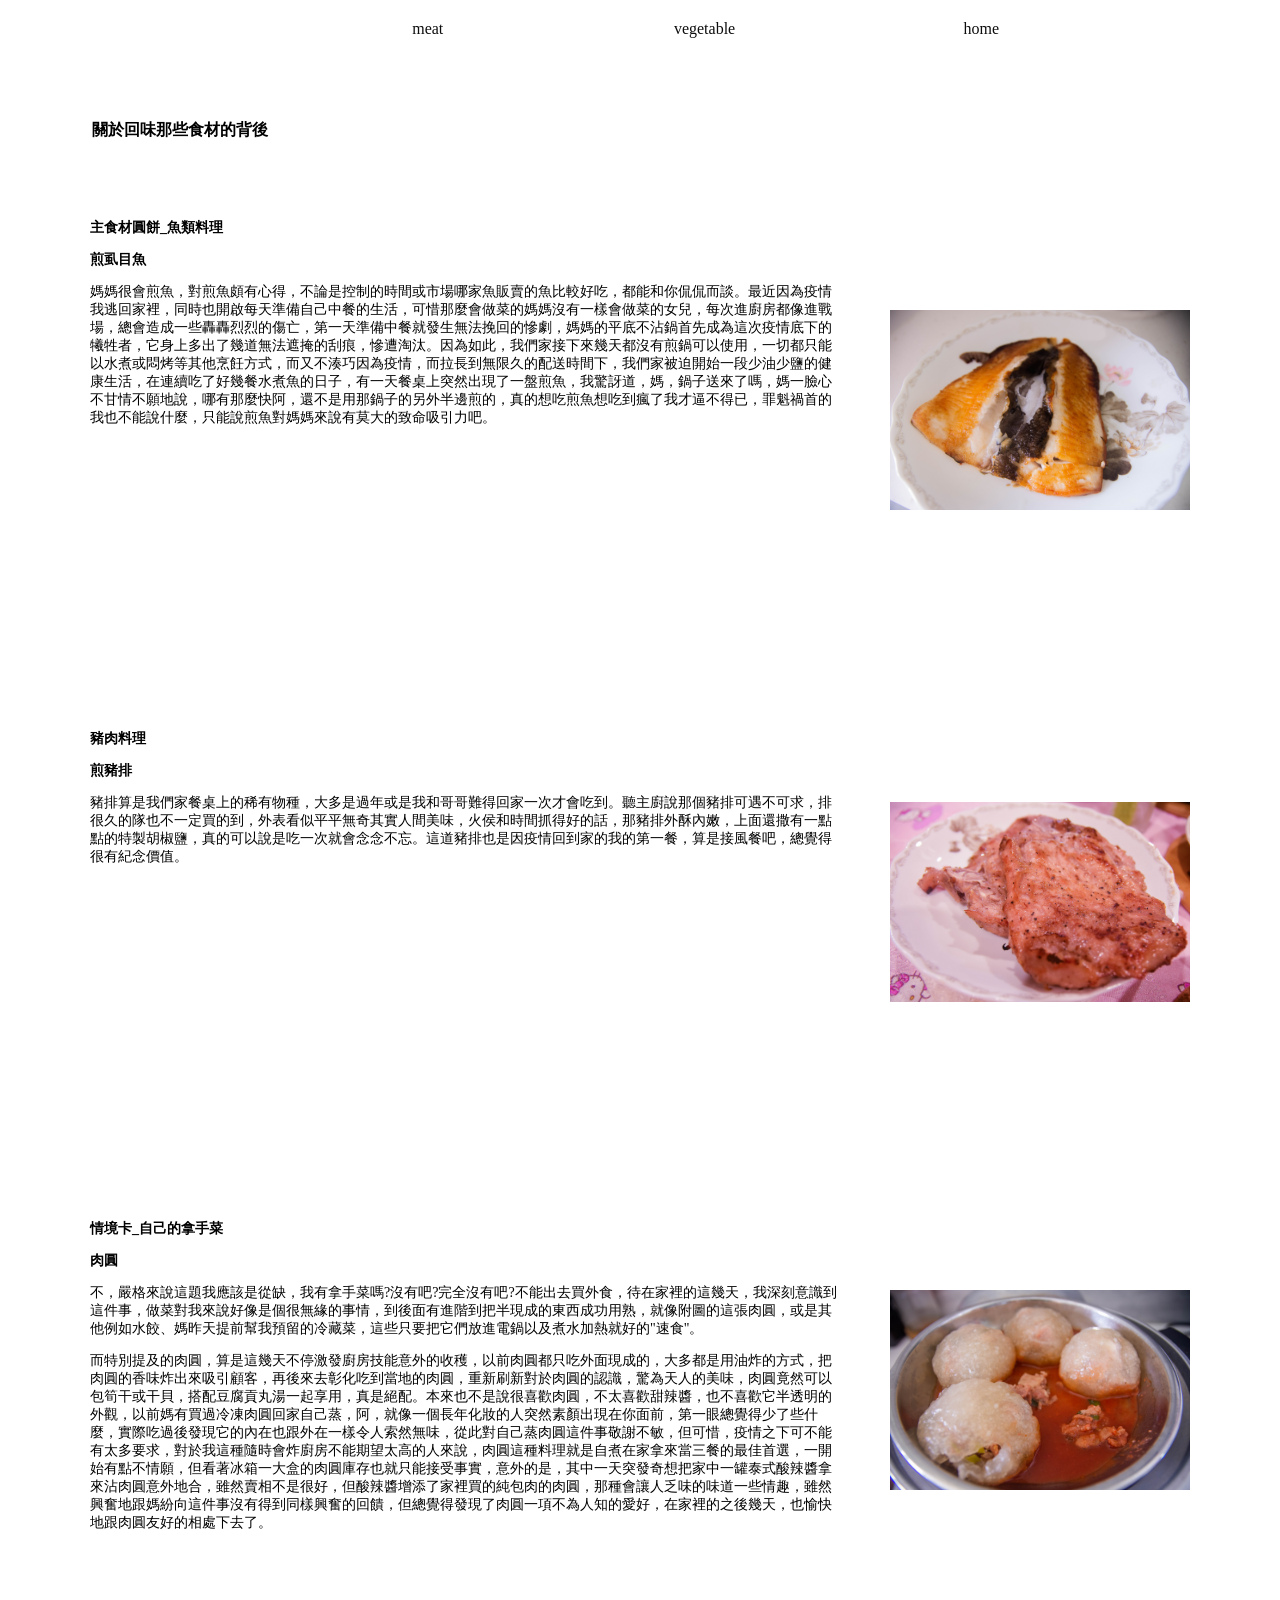
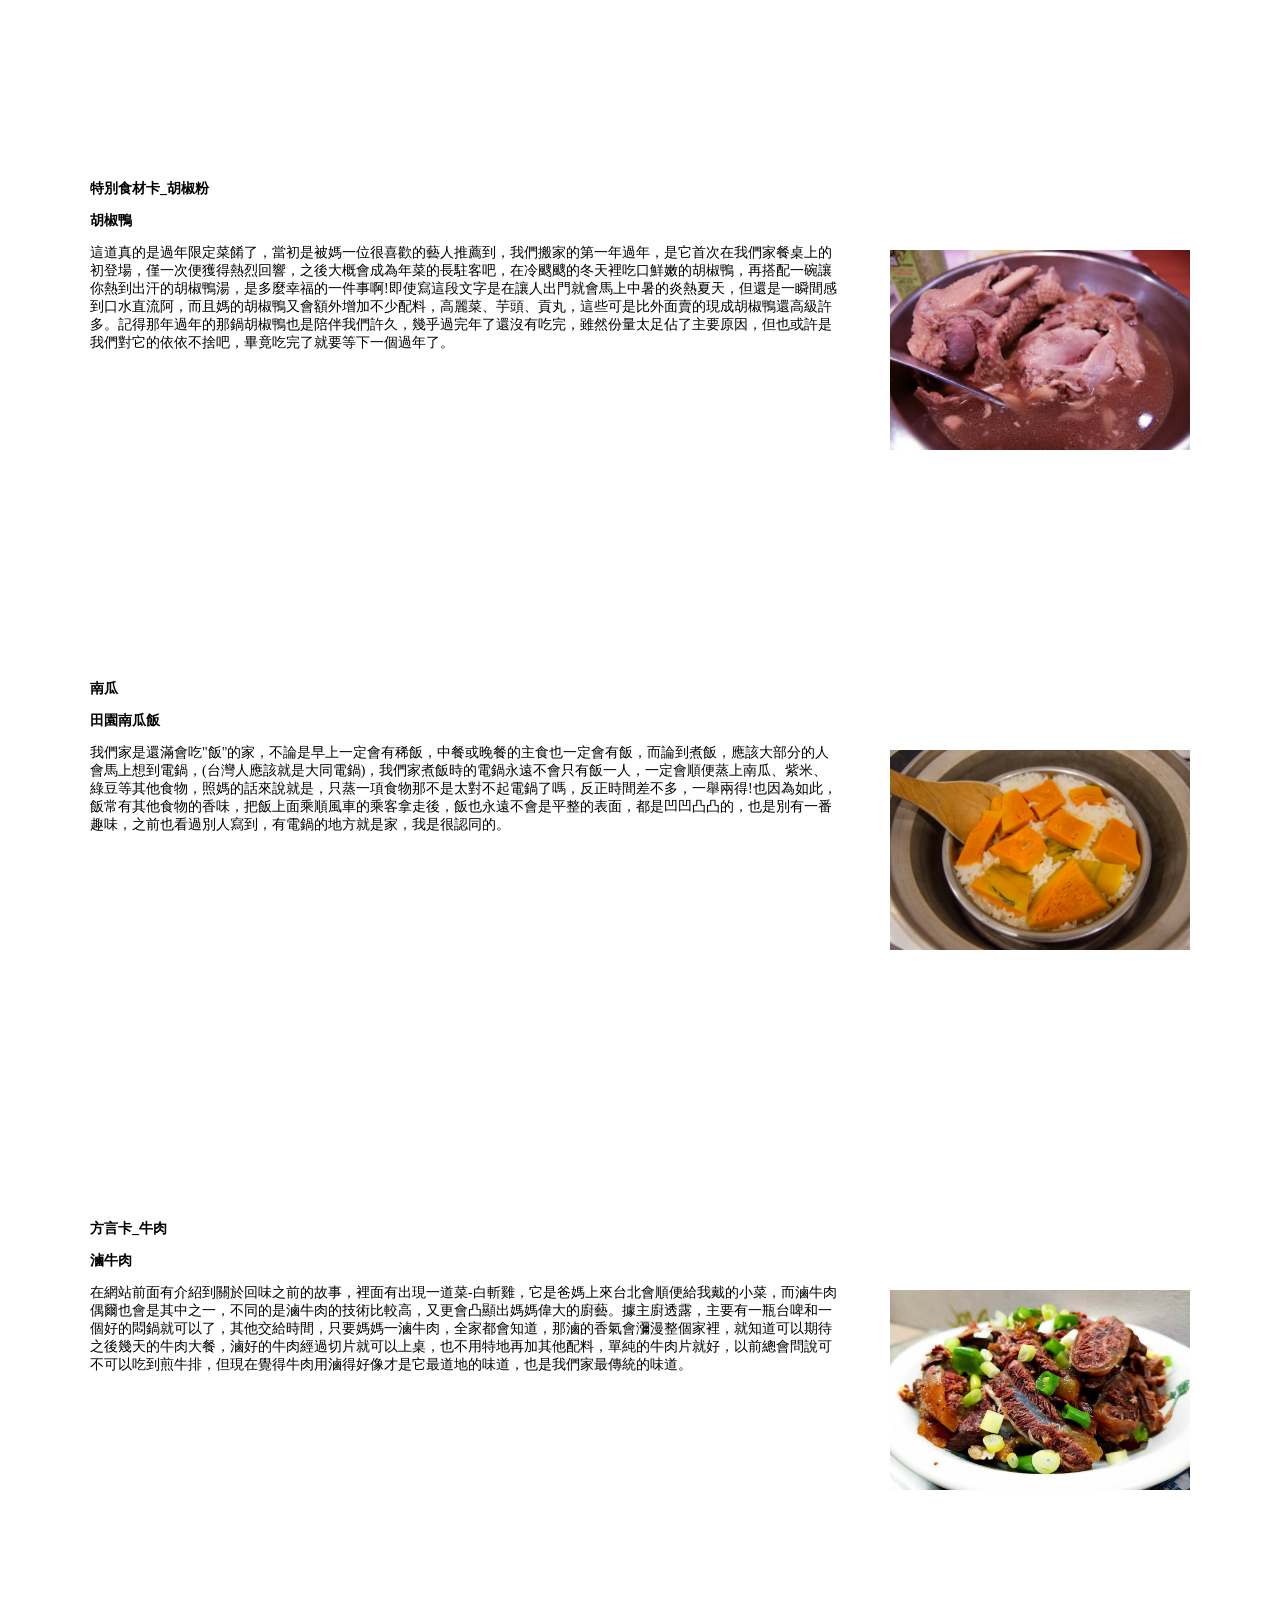
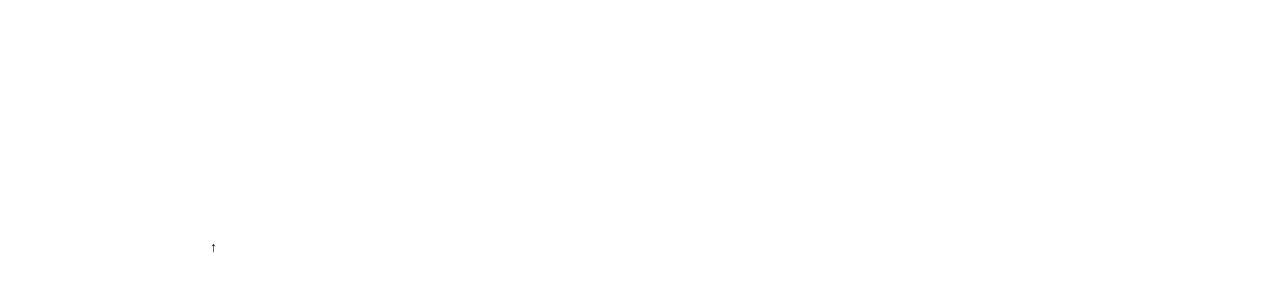
<file: fruit.html>
<!doctype html>
<html>
<head>
<meta charset="utf-8">
<title>回味</title>
<link href="css/style/fruit.css" rel="stylesheet" type="text/css">
<style type="text/css">
a:link {
    text-decoration: none;
    color: #000000;
}
a:visited {
    text-decoration: none;
    color: #000000;
}
a:hover {
    text-decoration: none;
    color: #919191;
}
a:active {
    text-decoration: none;
    color: #000000;
}
body,td,th {
    color: #000000;
}
</style>
</head>

<body text="#000000" vlink="#000000">
<header>
  <nav class="site-nav">
	<ul class="nav">
		<li ><a href="meat.html">meat</a></li>
		<li><a href="vegetable.html">vegetable</a></li>
		<li><a href="home.html">home</a></li>
	</ul>
  </nav>
</header>
	
<div class="middle">
  <div class="center">
	<div class="box1">
	  <main class="title">
	    <strong class="tit" id="ttoopp">關於回味那些食材的背後</strong><p><br></br><br></br><strong>主食材圓餅_魚類料理</strong></p>
      <p><strong>煎虱目魚</strong></p><p>媽媽很會煎魚，對煎魚頗有心得，不論是控制的時間或市場哪家魚販賣的魚比較好吃，都能和你侃侃而談。最近因為疫情我逃回家裡，同時也開啟每天準備自己中餐的生活，可惜那麼會做菜的媽媽沒有一樣會做菜的女兒，每次進廚房都像進戰場，總會造成一些轟轟烈烈的傷亡，第一天準備中餐就發生無法挽回的慘劇，媽媽的平底不沾鍋首先成為這次疫情底下的犧牲者，它身上多出了幾道無法遮掩的刮痕，慘遭淘汰。因為如此，我們家接下來幾天都沒有煎鍋可以使用，一切都只能以水煮或悶烤等其他烹飪方式，而又不湊巧因為疫情，而拉長到無限久的配送時間下，我們家被迫開始一段少油少鹽的健康生活，在連續吃了好幾餐水煮魚的日子，有一天餐桌上突然出現了一盤煎魚，我驚訝道，媽，鍋子送來了嗎，媽一臉心不甘情不願地說，哪有那麼快阿，還不是用那鍋子的另外半邊煎的，真的想吃煎魚想吃到瘋了我才逼不得已，罪魁禍首的我也不能說什麼，只能說煎魚對媽媽來說有莫大的致命吸引力吧。</p></main>
	</div>
	<div class="box2"><img src="img/DSC_5937.jpg" width="300" height="200" alt=""/></div>
	  
	  <div class="box3">
	  <main class="title">
	    <p><strong>豬肉料理</p></strong><p><strong>煎豬排</strong></p>
      <p>豬排算是我們家餐桌上的稀有物種，大多是過年或是我和哥哥難得回家一次才會吃到。聽主廚說那個豬排可遇不可求，排很久的隊也不一定買的到，外表看似平平無奇其實人間美味，火侯和時間抓得好的話，那豬排外酥內嫩，上面還撒有一點點的特製胡椒鹽，真的可以說是吃一次就會念念不忘。這道豬排也是因疫情回到家的我的第一餐，算是接風餐吧，總覺得很有紀念價值。</p></main>
	</div>
	<div class="box4"><img src="img/pork.jpg" width="300" height="200" alt=""/></div>
  </div>
	</div>	

<div class="midd"><div class="cent">
  <div class="box5">
    <main class="title">
	    <p><strong>情境卡_自己的拿手菜</p></strong><p><strong>肉圓</strong></p>
      <p>不，嚴格來說這題我應該是從缺，我有拿手菜嗎?沒有吧?完全沒有吧?不能出去買外食，待在家裡的這幾天，我深刻意識到這件事，做菜對我來說好像是個很無緣的事情，到後面有進階到把半現成的東西成功用熟，就像附圖的這張肉圓，或是其他例如水餃、媽昨天提前幫我預留的冷藏菜，這些只要把它們放進電鍋以及煮水加熱就好的"速食"。</p><p>而特別提及的肉圓，算是這幾天不停激發廚房技能意外的收穫，以前肉圓都只吃外面現成的，大多都是用油炸的方式，把肉圓的香味炸出來吸引顧客，再後來去彰化吃到當地的肉圓，重新刷新對於肉圓的認識，驚為天人的美味，肉圓竟然可以包筍干或干貝，搭配豆腐貢丸湯一起享用，真是絕配。本來也不是說很喜歡肉圓，不太喜歡甜辣醬，也不喜歡它半透明的外觀，以前媽有買過冷凍肉圓回家自己蒸，阿，就像一個長年化妝的人突然素顏出現在你面前，第一眼總覺得少了些什麼，實際吃過後發現它的內在也跟外在一樣令人索然無味，從此對自己蒸肉圓這件事敬謝不敏，但可惜，疫情之下可不能有太多要求，對於我這種隨時會炸廚房不能期望太高的人來說，肉圓這種料理就是自煮在家拿來當三餐的最佳首選，一開始有點不情願，但看著冰箱一大盒的肉圓庫存也就只能接受事實，意外的是，其中一天突發奇想把家中一罐泰式酸辣醬拿來沾肉圓意外地合，雖然賣相不是很好，但酸辣醬增添了家裡買的純包肉的肉圓，那種會讓人乏味的味道一些情趣，雖然興奮地跟媽紛向這件事沒有得到同樣興奮的回饋，但總覺得發現了肉圓一項不為人知的愛好，在家裡的之後幾天，也愉快地跟肉圓友好的相處下去了。</p></main>
  </div><div class="box6"><img src="img/DSC_5939.jpg" width="300" height="200" alt=""/></div>
<div class="box7">
	<main class="title">
	    <p><strong>特別食材卡_胡椒粉</p></strong><p><strong>胡椒鴨</strong></p>
      <p>這道真的是過年限定菜餚了，當初是被媽一位很喜歡的藝人推薦到，我們搬家的第一年過年，是它首次在我們家餐桌上的初登場，僅一次便獲得熱烈回響，之後大概會成為年菜的長駐客吧，在冷颼颼的冬天裡吃口鮮嫩的胡椒鴨，再搭配一碗讓你熱到出汗的胡椒鴨湯，是多麼幸福的一件事啊!即使寫這段文字是在讓人出門就會馬上中暑的炎熱夏天，但還是一瞬間感到口水直流阿，而且媽的胡椒鴨又會額外增加不少配料，高麗菜、芋頭、貢丸，這些可是比外面賣的現成胡椒鴨還高級許多。記得那年過年的那鍋胡椒鴨也是陪伴我們許久，幾乎過完年了還沒有吃完，雖然份量太足佔了主要原因，但也或許是我們對它的依依不捨吧，畢竟吃完了就要等下一個過年了。</p></main></div>
<div class="box8"><img src="img/chicken.jpg" width="300" height="200" alt=""/></div>

<div class="box9"><main class="title">
	    <p><strong>南瓜</p></strong><p><strong>田園南瓜飯</strong></p>
      <p>我們家是還滿會吃"飯"的家，不論是早上一定會有稀飯，中餐或晚餐的主食也一定會有飯，而論到煮飯，應該大部分的人會馬上想到電鍋，(台灣人應該就是大同電鍋)，我們家煮飯時的電鍋永遠不會只有飯一人，一定會順便蒸上南瓜、紫米、綠豆等其他食物，照媽的話來說就是，只蒸一項食物那不是太對不起電鍋了嗎，反正時間差不多，一舉兩得!也因為如此，飯常有其他食物的香味，把飯上面乘順風車的乘客拿走後，飯也永遠不會是平整的表面，都是凹凹凸凸的，也是別有一番趣味，之前也看過別人寫到，有電鍋的地方就是家，我是很認同的。</p></main></div>

<div class="box10"><img src="img/DSC_5876.jpg" width="300" height="200" alt=""/></div>

<div class="box11"><main class="title">
	    <p><strong>方言卡_牛肉</p></strong><p><strong>滷牛肉</strong></p>
      <p>在網站前面有介紹到關於回味之前的故事，裡面有出現一道菜-白斬雞，它是爸媽上來台北會順便給我戴的小菜，而滷牛肉偶爾也會是其中之一，不同的是滷牛肉的技術比較高，又更會凸顯出媽媽偉大的廚藝。據主廚透露，主要有一瓶台啤和一個好的悶鍋就可以了，其他交給時間，只要媽媽一滷牛肉，全家都會知道，那滷的香氣會瀰漫整個家裡，就知道可以期待之後幾天的牛肉大餐，滷好的牛肉經過切片就可以上桌，也不用特地再加其他配料，單純的牛肉片就好，以前總會問說可不可以吃到煎牛排，但現在覺得牛肉用滷得好像才是它最道地的味道，也是我們家最傳統的味道。</p></main></div>

<div class="box12"><img src="img/beef.jpg" width="300" height="200" alt=""/></div>

</div></div>
	
	<section class="intro">
  <div class="intro-text">
<a href="#ttoopp">↑</a>
<p></p></div>
</section>
	
	
	
</body>
</html>
</file>
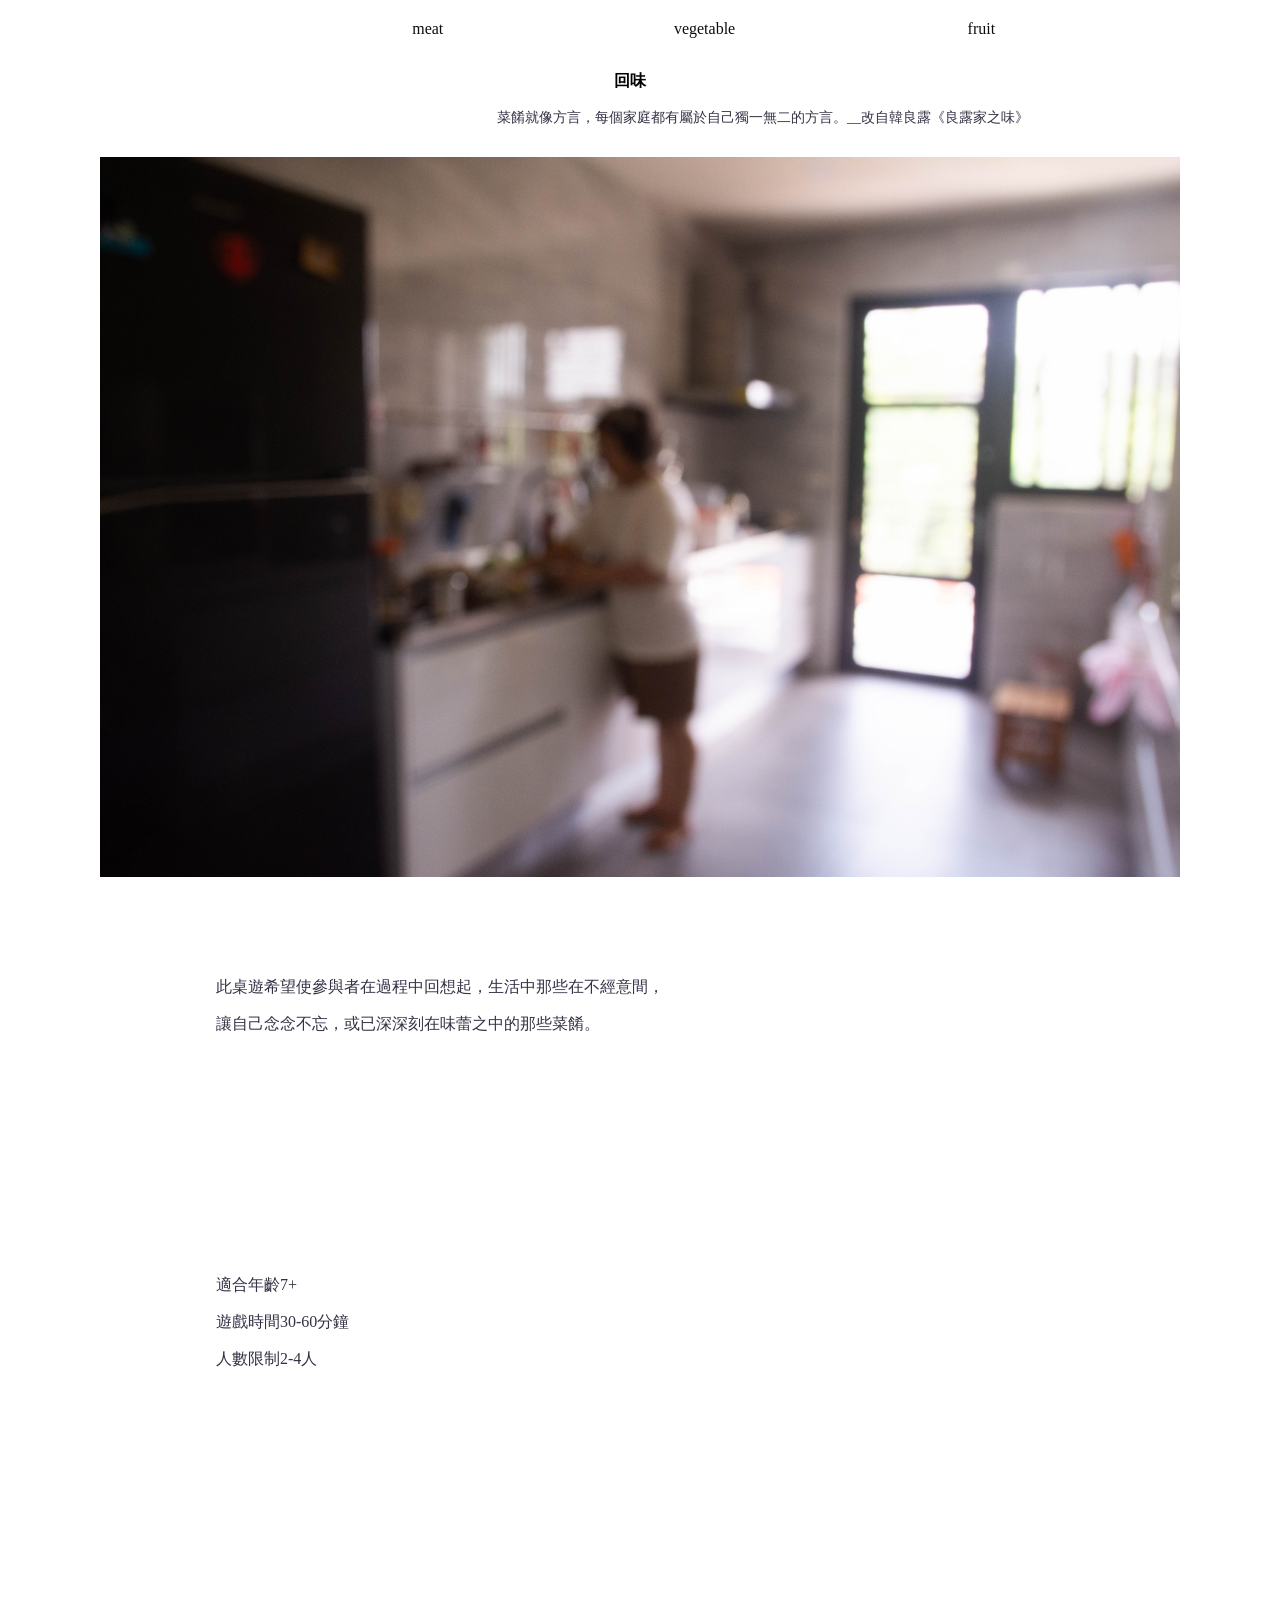
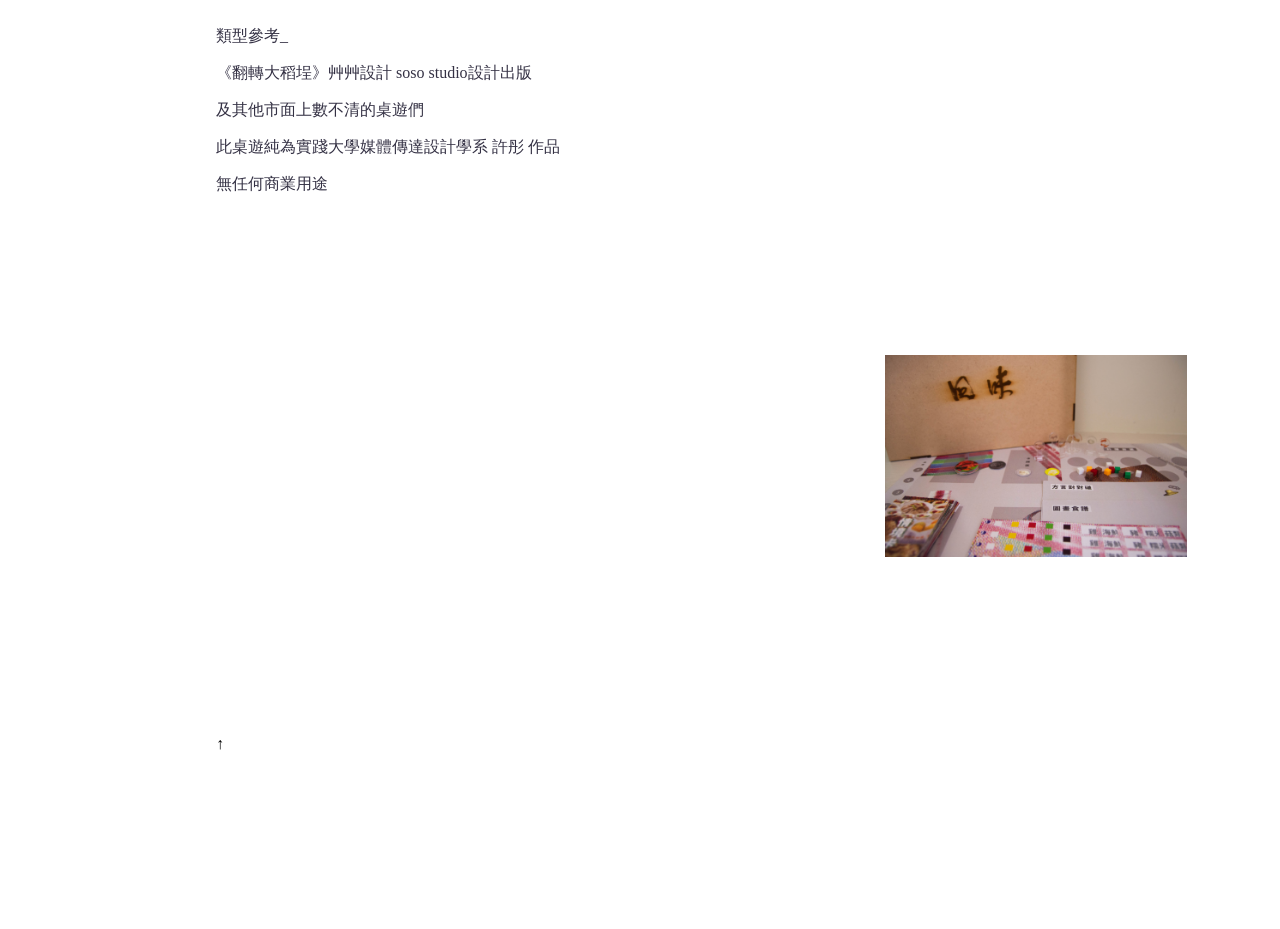
<file: home.html>
<!doctype html>
<html>
<head>
<meta charset="utf-8">
<title>回味</title>
	<style>
		#slidecontect{
		float: right;
		width: 550px;
		}
		#slideimg{
			float: left;
			width: 200px;
		}
	</style>
<link href="css/style/style.css" rel="stylesheet" type="text/css">
<style type="text/css">
a:link {
    text-decoration: none;
    color: #000000;
}
a:visited {
    text-decoration: none;
    color: #000000;
}
a:hover {
    text-decoration: none;
    color: #919191;
}
a:active {
    text-decoration: none;
    color: #000000;
}
body,td,th {
    color: #000000;
}
</style>
<!--The following script tag downloads a font from the Adobe Edge Web Fonts server for use within the web page. We recommend that you do not modify it.-->
<script src="jQueryAssets/jquery-1.11.1.min.js"></script>
<script>
var __adobewebfontsappname__="dreamweaver"
function MM_swapImgRestore() { //v3.0
  var i,x,a=document.MM_sr; for(i=0;a&&i<a.length&&(x=a[i])&&x.oSrc;i++) x.src=x.oSrc;
}
function MM_preloadImages() { //v3.0
  var d=document; if(d.images){ if(!d.MM_p) d.MM_p=new Array();
    var i,j=d.MM_p.length,a=MM_preloadImages.arguments; for(i=0; i<a.length; i++)
    if (a[i].indexOf("#")!=0){ d.MM_p[j]=new Image; d.MM_p[j++].src=a[i];}}
}

function MM_findObj(n, d) { //v4.01
  var p,i,x;  if(!d) d=document; if((p=n.indexOf("?"))>0&&parent.frames.length) {
    d=parent.frames[n.substring(p+1)].document; n=n.substring(0,p);}
  if(!(x=d[n])&&d.all) x=d.all[n]; for (i=0;!x&&i<d.forms.length;i++) x=d.forms[i][n];
  for(i=0;!x&&d.layers&&i<d.layers.length;i++) x=MM_findObj(n,d.layers[i].document);
  if(!x && d.getElementById) x=d.getElementById(n); return x;
}

function MM_swapImage() { //v3.0
  var i,j=0,x,a=MM_swapImage.arguments; document.MM_sr=new Array; for(i=0;i<(a.length-2);i+=3)
   if ((x=MM_findObj(a[i]))!=null){document.MM_sr[j++]=x; if(!x.oSrc) x.oSrc=x.src; x.src=a[i+2];}
}
</script>
<script src="http://use.edgefonts.net/alfa-slab-one:n4:default;alike:n4:default;allan:n7:default;bentham:n4:default;federant:n4:default.js" type="text/javascript"></script>

</head>
	
	

<body  onLoad="MM_preloadImages('img/DSC_529802.png')">
	<table width="2000" align="center">
  
</table>
<p></p>
<table class="border" width="1000" border="0" align="center">
  <tbody>
    <tr><br>
      <td><strong class="bigtitle"><p></p>回味</strong></td>
    </tr>
  </tbody>
</table>

</body>
<section class="titleintro"> 
  <div class="intro-text">菜餚就像方言，每個家庭都有屬於自己獨一無二的方言。__改自韓良露《良露家之味》</div>
</section>

<p align="center">
<img src="img/DSC_5967.jpg" alt="" width="1080" height="720" id="img"/>
	
	
</p>

<section class="intro">
  <div class="intro-text"> 此桌遊希望使參與者在過程中回想起，生活中那些在不經意間，<p></p>讓自己念念不忘，或已深深刻在味蕾之中的那些菜餚。</div>
</section>

<section class="intro">
  <div class="intro-text"> 適合年齡7+<p></p>遊戲時間30-60分鐘<p></p>人數限制2-4人
<p></p></div>
</section>

<section class="intro">
  <div class="intro-text"> 類型參考_<p></p>《翻轉大稻埕》艸艸設計 soso studio設計出版<p></p>及其他市面上數不清的桌遊們<p></p>
此桌遊純為實踐大學媒體傳達設計學系 許彤 作品<p></p>無任何商業用途
</div>
</section>
	
	<div class="middle"><div class="centertwo"><div class="box1"><div class="box2"><img src="img/DSC_5998.jpg" width="302" height="202" alt=""/></div></div></div></div>

	
	
	
	
<section class="intro">
  <div class="intro-text">
<a href="#img">↑</a>
<p></p></div>
</section>

<body text="#000000" vlink="#000000">
<header>
	<nav class="site-nav">
	<ul class="nav">
		<li ><a href="meat.html">meat</a></li>
		<li><a href="vegetable.html">vegetable</a></li>
		<li><a href="fruit.html">fruit</a></li>
	</ul>
		</nav>
</header>
</body>
</html>
</file>
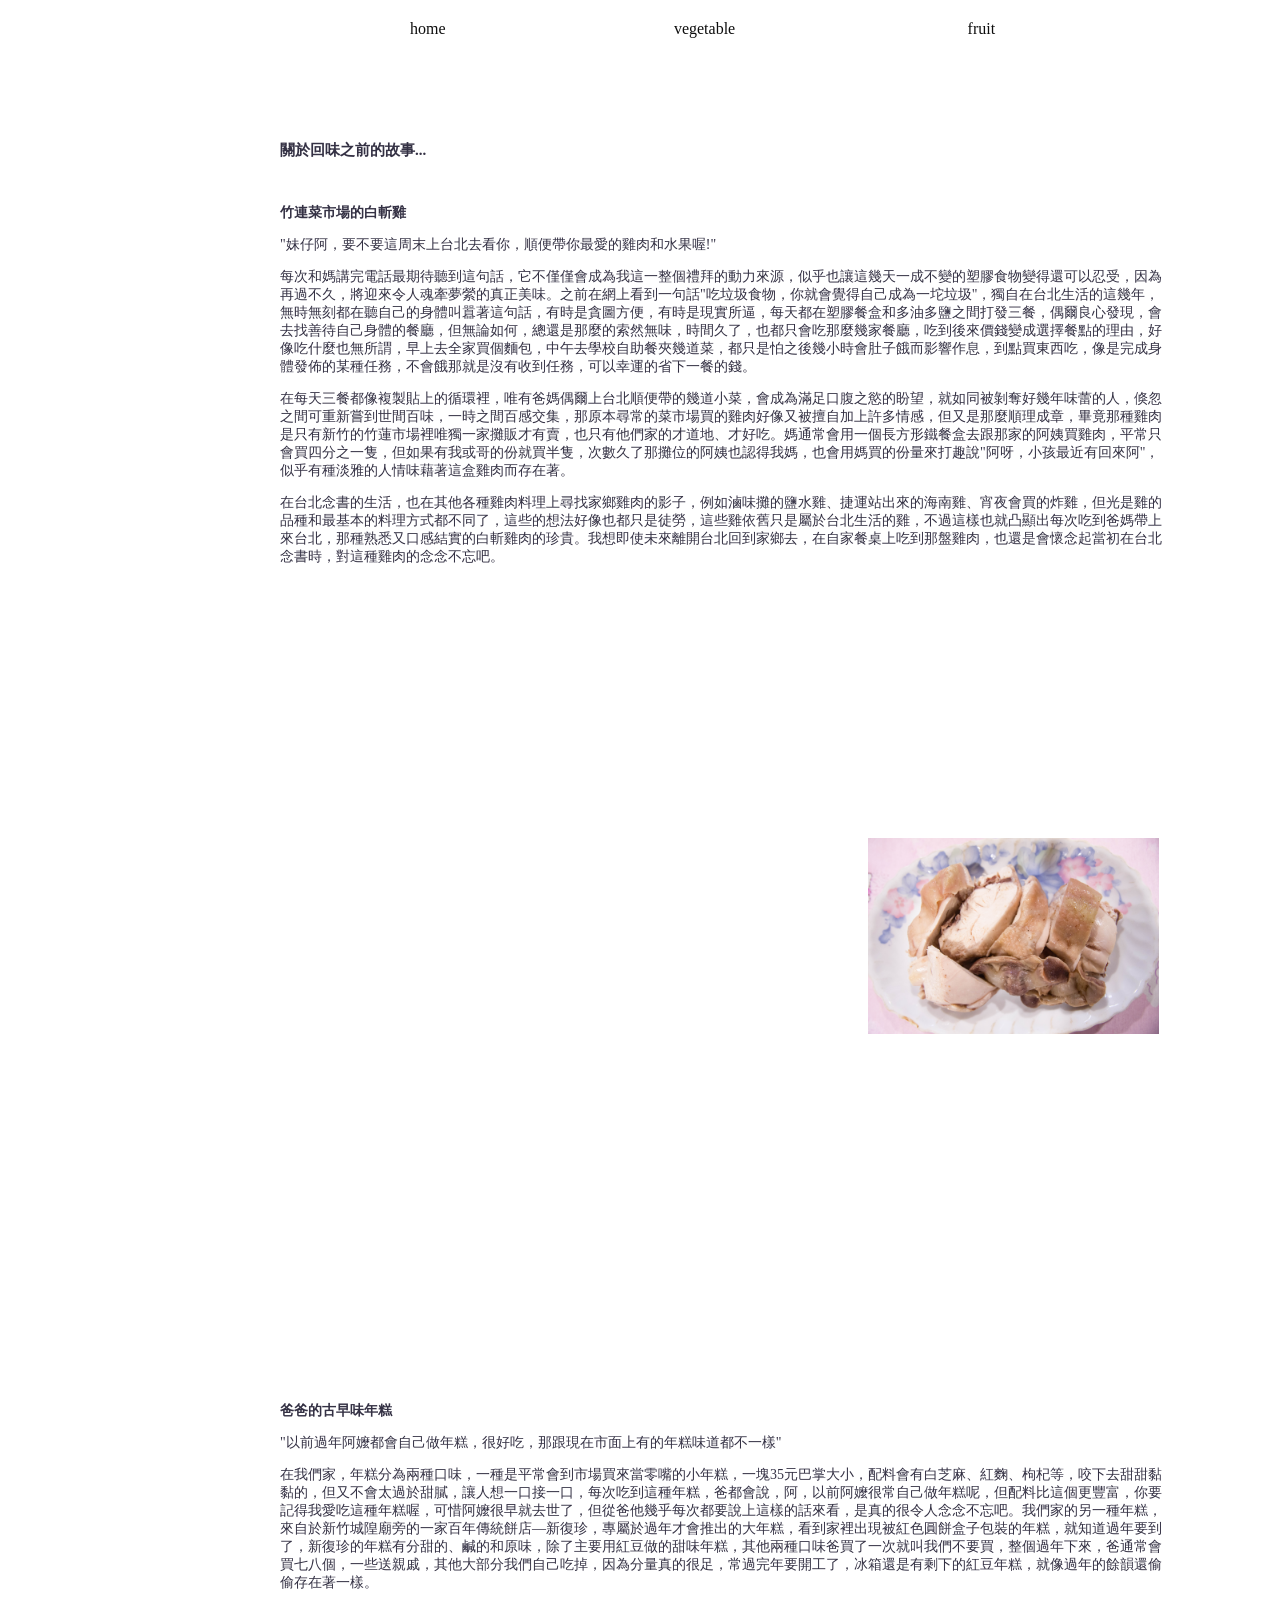
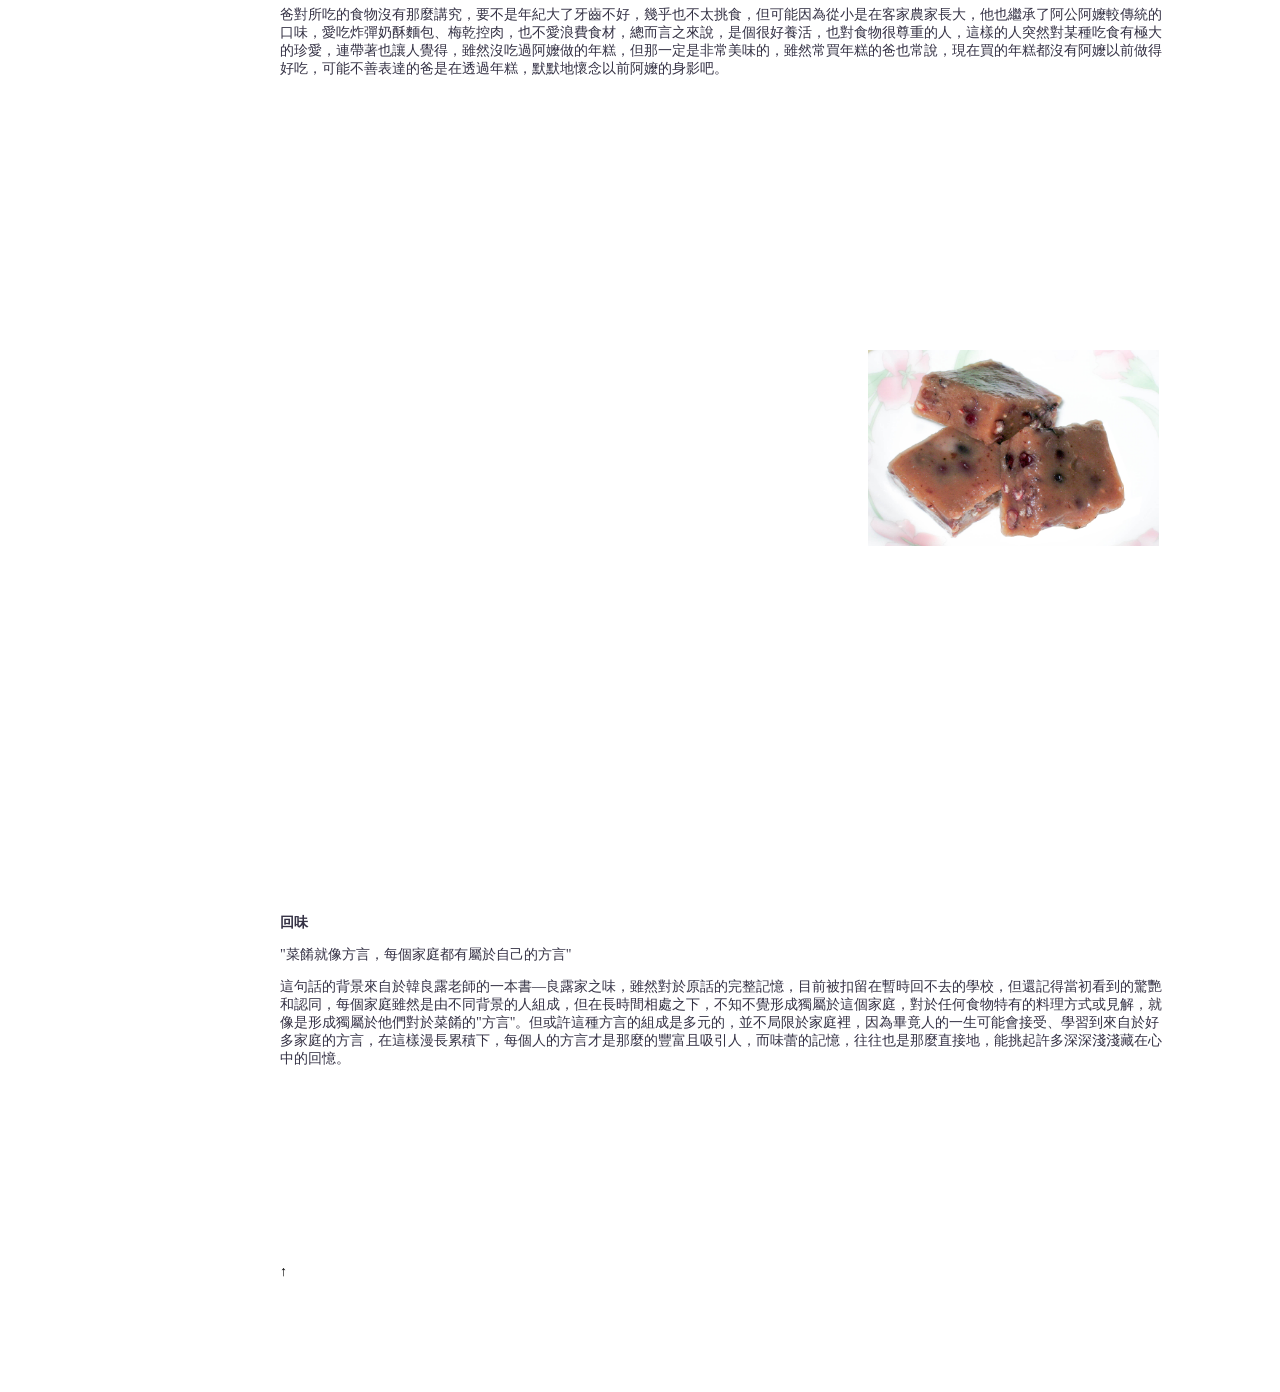
<file: meat.html>
<!doctype html>
<html>
<head>
<meta charset="utf-8">
<title>回味</title>
<style type="text/css">
a:link {
    text-decoration: none;
    color: #000000;
}
a:visited {
    text-decoration: none;
    color: #000000;
}
a:hover {
    text-decoration: none;
    color: #919191;
}
a:active {
    text-decoration: none;
    color: #000000;
}
body,td,th {
    color: #000000;
}
</style>
<link href="css/style/meat.css" rel="stylesheet" type="text/css">
<script src="jQueryAssets/jquery-1.11.1.min.js"></script>
<script src="jQueryAssets/jquery-ui-effects.custom.min.js"></script>
<script type="text/javascript">
function MM_DW_effectFade(obj,method,effect,speed)
{
    obj[method](effect, {}, speed);
}
</script>
</head>	

	
	
<body text="#000000" vlink="#000000">		
<header>
  <nav class="site-nav">
	<ul class="nav">
		<li ><a href="home.html">home</a></li>
		<li><a href="vegetable.html">vegetable</a></li>
		<li><a href="fruit.html">fruit</a></li>
	</ul>
		</nav>
</header>
	
<section class="intro">
	<div class="intro-text">
	  <h1 class="intro-title" id="top">關於回味之前的故事...</h1>
  <p><strong>竹連菜市場的白斬雞</strong></p><p>"妹仔阿，要不要這周末上台北去看你，順便帶你最愛的雞肉和水果喔!"</p><p>每次和媽講完電話最期待聽到這句話，它不僅僅會成為我這一整個禮拜的動力來源，似乎也讓這幾天一成不變的塑膠食物變得還可以忍受，因為再過不久，將迎來令人魂牽夢縈的真正美味。之前在網上看到一句話"吃垃圾食物，你就會覺得自己成為一坨垃圾"，獨自在台北生活的這幾年，無時無刻都在聽自己的身體叫囂著這句話，有時是貪圖方便，有時是現實所逼，每天都在塑膠餐盒和多油多鹽之間打發三餐，偶爾良心發現，會去找善待自己身體的餐廳，但無論如何，總還是那麼的索然無味，時間久了，也都只會吃那麼幾家餐廳，吃到後來價錢變成選擇餐點的理由，好像吃什麼也無所謂，早上去全家買個麵包，中午去學校自助餐夾幾道菜，都只是怕之後幾小時會肚子餓而影響作息，到點買東西吃，像是完成身體發佈的某種任務，不會餓那就是沒有收到任務，可以幸運的省下一餐的錢。</p><p>在每天三餐都像複製貼上的循環裡，唯有爸媽偶爾上台北順便帶的幾道小菜，會成為滿足口腹之慾的盼望，就如同被剝奪好幾年味蕾的人，倏忽之間可重新嘗到世間百味，一時之間百感交集，那原本尋常的菜市場買的雞肉好像又被擅自加上許多情感，但又是那麼順理成章，畢竟那種雞肉是只有新竹的竹蓮市場裡唯獨一家攤販才有賣，也只有他們家的才道地、才好吃。媽通常會用一個長方形鐵餐盒去跟那家的阿姨買雞肉，平常只會買四分之一隻，但如果有我或哥的份就買半隻，次數久了那攤位的阿姨也認得我媽，也會用媽買的份量來打趣說"阿呀，小孩最近有回來阿"，似乎有種淡雅的人情味藉著這盒雞肉而存在著。</p><p>在台北念書的生活，也在其他各種雞肉料理上尋找家鄉雞肉的影子，例如滷味攤的鹽水雞、捷運站出來的海南雞、宵夜會買的炸雞，但光是雞的品種和最基本的料理方式都不同了，這些的想法好像也都只是徒勞，這些雞依舊只是屬於台北生活的雞，不過這樣也就凸顯出每次吃到爸媽帶上來台北，那種熟悉又口感結實的白斬雞肉的珍貴。我想即使未來離開台北回到家鄉去，在自家餐桌上吃到那盤雞肉，也還是會懷念起當初在台北念書時，對這種雞肉的念念不忘吧。</p></div>
	</section>
	
	<div class="middle"><div class="center"><div class="box01"><div class="box02"><img src="img/DSC_5946-2.jpg" width="291" height="196" alt=""/></div></div></div></div>
	
	
	
	<section class="introtwo">
	<div class="intro-text">
  <p><strong>爸爸的古早味年糕</strong></p><p>"以前過年阿嬤都會自己做年糕，很好吃，那跟現在市面上有的年糕味道都不一樣"</p><p>在我們家，年糕分為兩種口味，一種是平常會到市場買來當零嘴的小年糕，一塊35元巴掌大小，配料會有白芝麻、紅麴、枸杞等，咬下去甜甜黏黏的，但又不會太過於甜膩，讓人想一口接一口，每次吃到這種年糕，爸都會說，阿，以前阿嬤很常自己做年糕呢，但配料比這個更豐富，你要記得我愛吃這種年糕喔，可惜阿嬤很早就去世了，但從爸他幾乎每次都要說上這樣的話來看，是真的很令人念念不忘吧。我們家的另一種年糕，來自於新竹城隍廟旁的一家百年傳統餅店—新復珍，專屬於過年才會推出的大年糕，看到家裡出現被紅色圓餅盒子包裝的年糕，就知道過年要到了，新復珍的年糕有分甜的、鹹的和原味，除了主要用紅豆做的甜味年糕，其他兩種口味爸買了一次就叫我們不要買，整個過年下來，爸通常會買七八個，一些送親戚，其他大部分我們自己吃掉，因為分量真的很足，常過完年要開工了，冰箱還是有剩下的紅豆年糕，就像過年的餘韻還偷偷存在著一樣。</p><p>爸對所吃的食物沒有那麼講究，要不是年紀大了牙齒不好，幾乎也不太挑食，但可能因為從小是在客家農家長大，他也繼承了阿公阿嬤較傳統的口味，愛吃炸彈奶酥麵包、梅乾控肉，也不愛浪費食材，總而言之來說，是個很好養活，也對食物很尊重的人，這樣的人突然對某種吃食有極大的珍愛，連帶著也讓人覺得，雖然沒吃過阿嬤做的年糕，但那一定是非常美味的，雖然常買年糕的爸也常說，現在買的年糕都沒有阿嬤以前做得好吃，可能不善表達的爸是在透過年糕，默默地懷念以前阿嬤的身影吧。</p></div>
	</section>
	
	<div class="middle"><div class="center"><div class="box01"><div class="box02"><img src="img/a4c6449aea87e843-2.jpg" width="291" height="196" alt=""/></div></div></div></div>
	
	<section class="introtwo">
	<div class="intro-text">
  <p><strong>回味</strong></p><p>"菜餚就像方言，每個家庭都有屬於自己的方言"</p><p>這句話的背景來自於韓良露老師的一本書—良露家之味，雖然對於原話的完整記憶，目前被扣留在暫時回不去的學校，但還記得當初看到的驚艷和認同，每個家庭雖然是由不同背景的人組成，但在長時間相處之下，不知不覺形成獨屬於這個家庭，對於任何食物特有的料理方式或見解，就像是形成獨屬於他們對於菜餚的"方言"。但或許這種方言的組成是多元的，並不局限於家庭裡，因為畢竟人的一生可能會接受、學習到來自於好多家庭的方言，在這樣漫長累積下，每個人的方言才是那麼的豐富且吸引人，而味蕾的記憶，往往也是那麼直接地，能挑起許多深深淺淺藏在心中的回憶。</p></div>
	</section>
	
	<section class="intro">
  <div class="intro-text">
<a href="#top">↑</a>
<p></p></div>
</section>
	
</body>
	
	
	
	
</html>
</file>
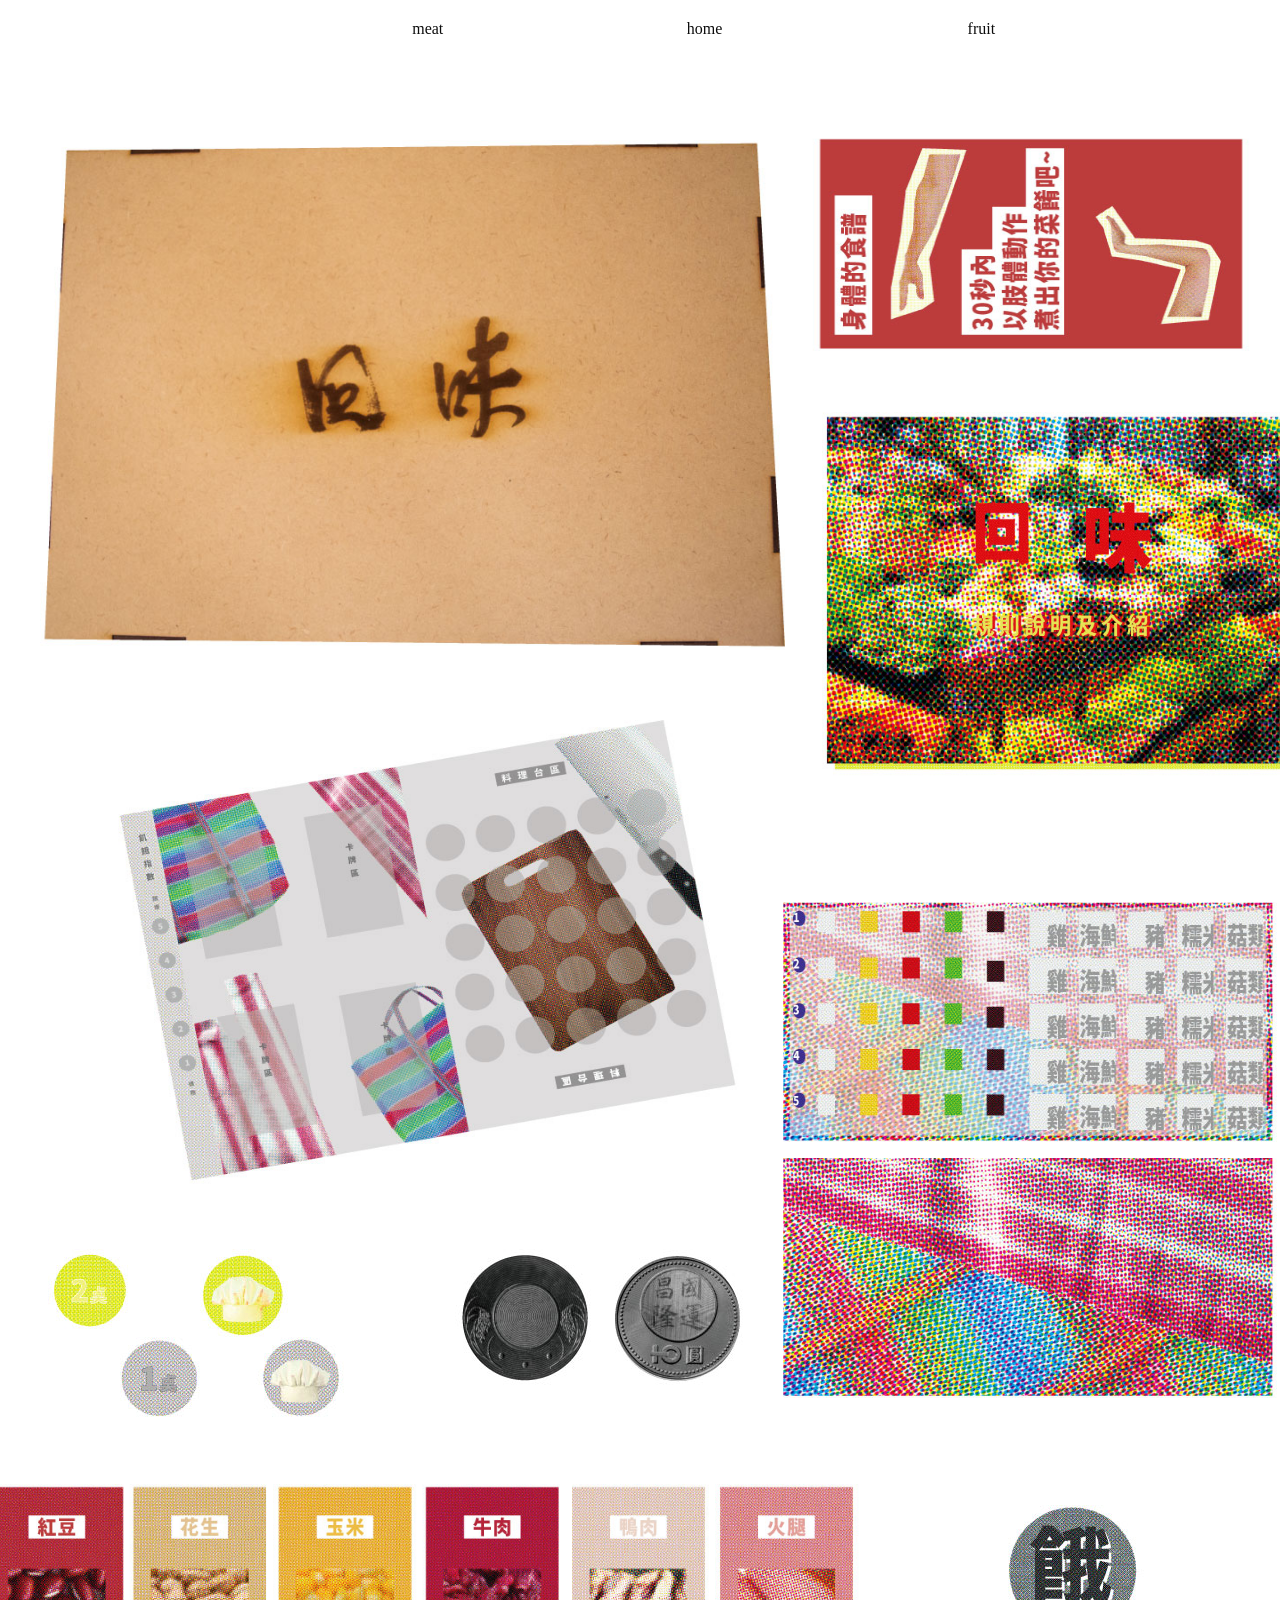
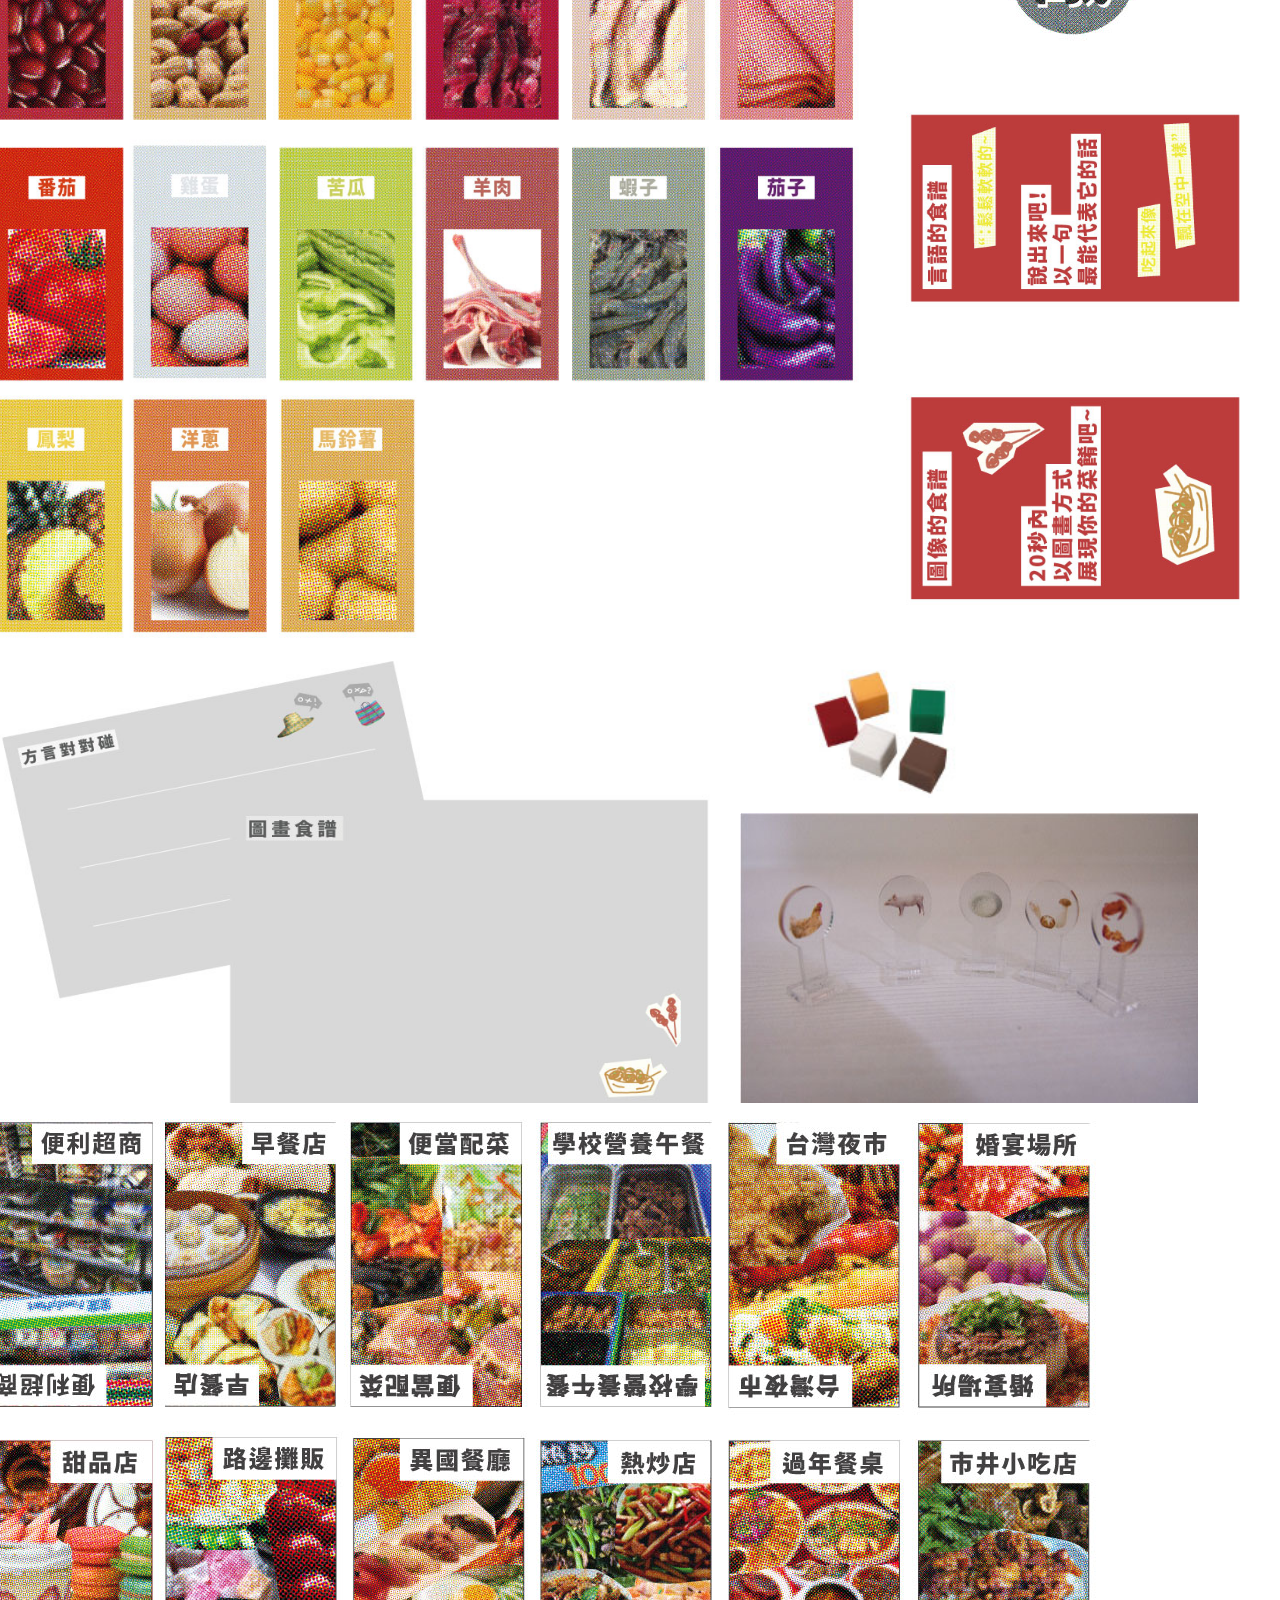
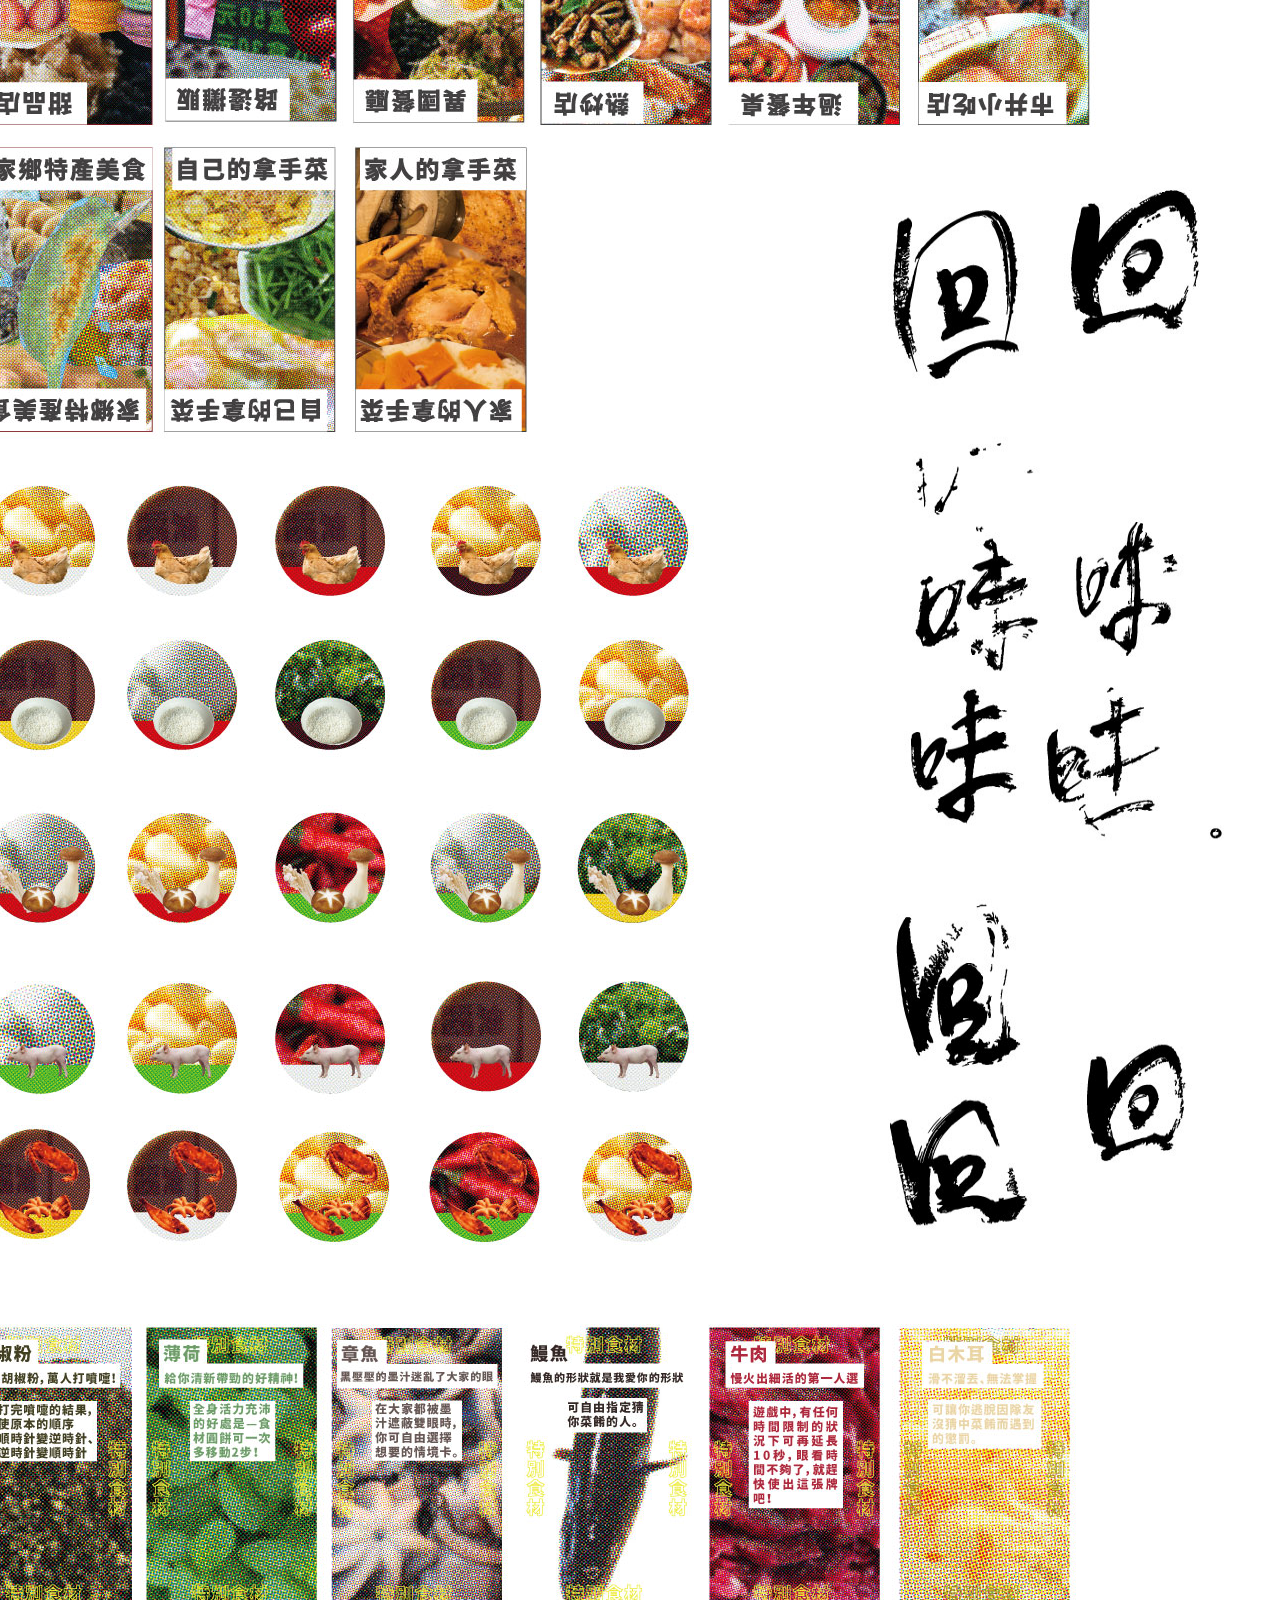
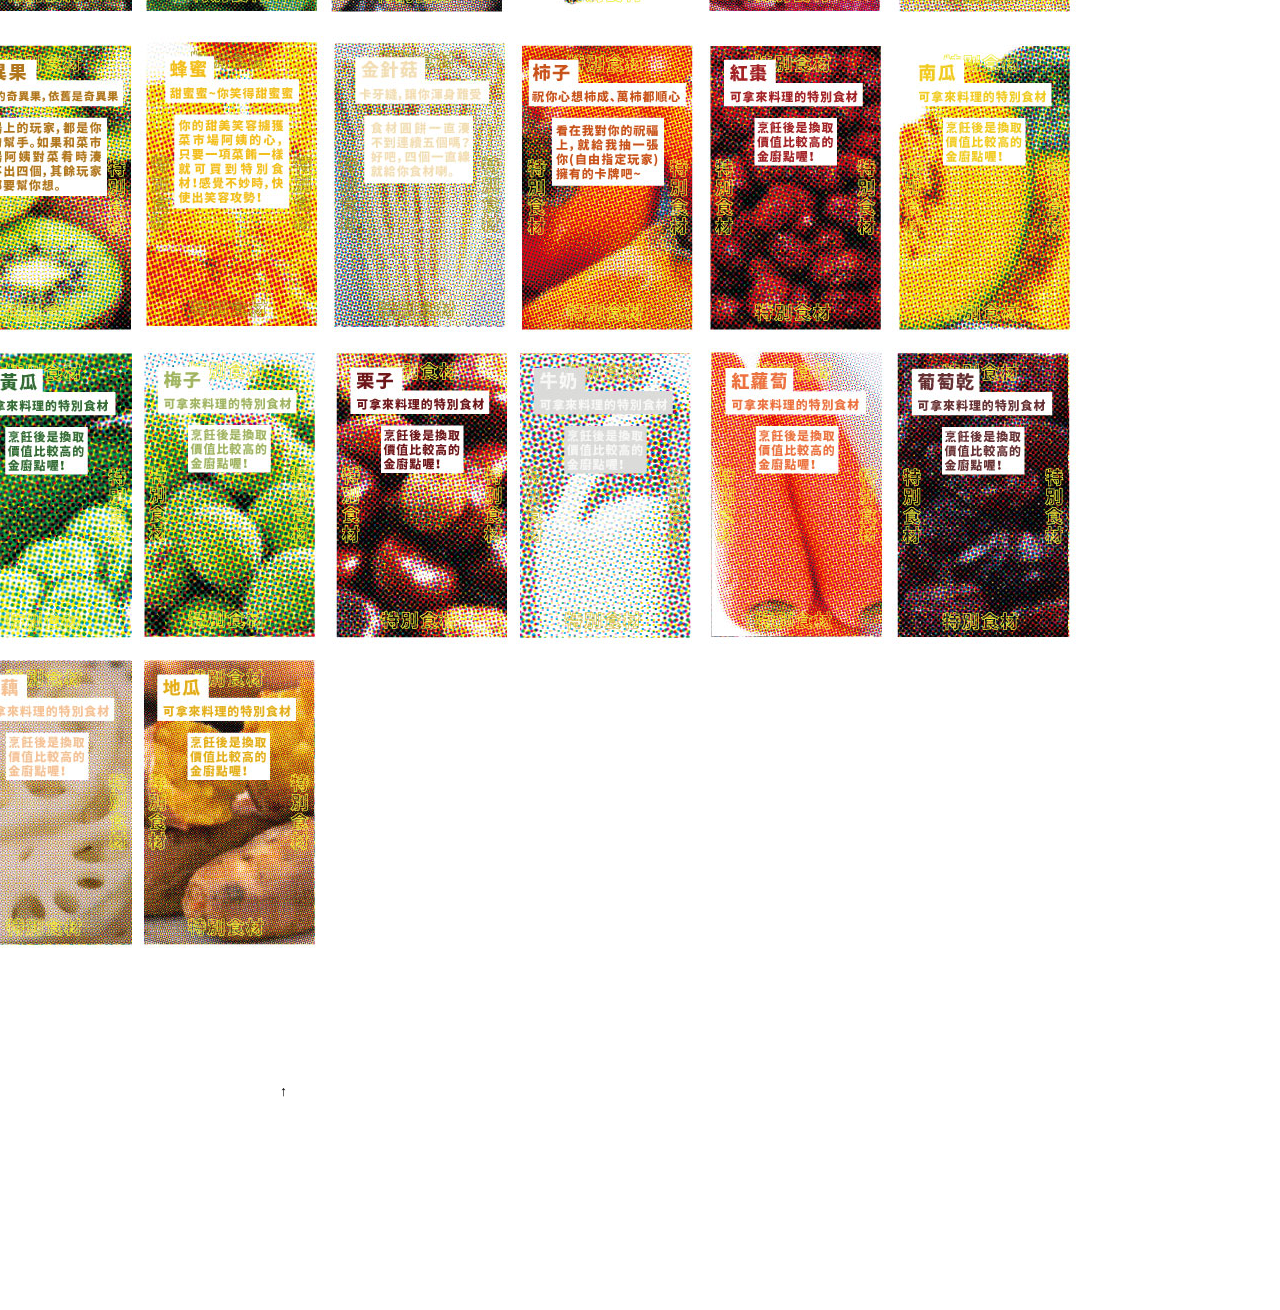
<file: vegetable.html>
<!doctype html>
<html>
<head>
<meta charset="utf-8">
<title>回味</title>
<link href="css/style/vegetable.css" rel="stylesheet" type="text/css">
<style type="text/css">
a:link {
    text-decoration: none;
    color: #000000;
}
a:visited {
    text-decoration: none;
    color: #000000;
}
a:hover {
    text-decoration: none;
    color: #919191;
}
a:active {
    text-decoration: none;
    color: #000000;
}
body,td,th {
    color: #000000;
}
	#container { 
    width: 780px; 
    background: #FFFFFF; 
    margin: 0 auto; 
    border: 1px solid #000000; 
    text-align: left; 
} 
#sidebar { 
    float: left; 
    width: 200px; 
    background: #EBEBEB; 
    padding: 15px 10px 15px 20px; 
} 
#mainContent { 
    margin: 0 0 0 250px; 
    padding: 0 20px 20px 20px; 
} 
</style>
<script type="text/javascript">
function MM_preloadImages() { //v3.0
  var d=document; if(d.images){ if(!d.MM_p) d.MM_p=new Array();
    var i,j=d.MM_p.length,a=MM_preloadImages.arguments; for(i=0; i<a.length; i++)
    if (a[i].indexOf("#")!=0){ d.MM_p[j]=new Image; d.MM_p[j++].src=a[i];}}
}

function MM_swapImgRestore() { //v3.0
  var i,x,a=document.MM_sr; for(i=0;a&&i<a.length&&(x=a[i])&&x.oSrc;i++) x.src=x.oSrc;
}

function MM_findObj(n, d) { //v4.01
  var p,i,x;  if(!d) d=document; if((p=n.indexOf("?"))>0&&parent.frames.length) {
    d=parent.frames[n.substring(p+1)].document; n=n.substring(0,p);}
  if(!(x=d[n])&&d.all) x=d.all[n]; for (i=0;!x&&i<d.forms.length;i++) x=d.forms[i][n];
  for(i=0;!x&&d.layers&&i<d.layers.length;i++) x=MM_findObj(n,d.layers[i].document);
  if(!x && d.getElementById) x=d.getElementById(n); return x;
}

function MM_swapImage() { //v3.0
  var i,j=0,x,a=MM_swapImage.arguments; document.MM_sr=new Array; for(i=0;i<(a.length-2);i+=3)
   if ((x=MM_findObj(a[i]))!=null){document.MM_sr[j++]=x; if(!x.oSrc) x.oSrc=x.src; x.src=a[i+2];}
}
</script>
</head>

<body text="#000000" vlink="#000000" onLoad="MM_preloadImages('img/DSC_529802.png','img/02.jpg','img/08.jpg','img/06.jpg','img/21.jpg','img/23.jpg','img/25.jpg','img/27.jpg','img/14.jpg','img/10.jpg','img/30.jpg','img/12.jpg','img/04.jpg','img/16.jpg','img/20.jpg','img/18.jpg','img/32.jpg','img/34.jpg','img/36.jpg')" onclick="MM_preloadImages('img/DSC_529802.png')">
<header>
  <nav class="site-nav">
	<ul class="nav">
		<li ><a href="meat.html">meat</a></li>
		<li><a href="home.html">home</a></li>
		<li><a href="fruit.html">fruit</a></li>
	</ul>
  </nav>
</header>
	
<div class="middle">
	<div class="center" id="ttoopp">
		<div class="box1"><img src="img/37.jpg" alt="" width="745" height="510" id="Image1" onMouseOver="MM_swapImage('Image1','','img/36.jpg',1)" onMouseOut="MM_swapImgRestore()"/></div>
		<div class="box2"><img src="img/07.jpg" alt="" width="450" height="280" id="Image4" onMouseOver="MM_swapImage('Image4','','img/08.jpg',1)" onMouseOut="MM_swapImgRestore()"/></div>
		<div class="box3"><img src="img/05.jpg" alt="" width="500" height="450" id="Image3" onMouseOver="MM_swapImage('Image3','','img/06.jpg',1)" onMouseOut="MM_swapImgRestore()"/></div>
		<div class="box4"><img src="img/01.jpg" alt="" width="750" height="500" id="Image2" onMouseOver="MM_swapImage('Image2','','img/02.jpg',1)" onMouseOut="MM_swapImgRestore()"/></div>
		<div class="box5"><img src="img/28.jpg" alt="" width="580" height="526" id="Image5" onMouseOver="MM_swapImage('Image5','','img/21.jpg',1)" onMouseOut="MM_swapImgRestore()"/></div>
		<div class="box6"><img src="img/22.jpg" alt="" width="307" height="182" id="Image6" onMouseOver="MM_swapImage('Image6','','img/23.jpg',1)" onMouseOut="MM_swapImgRestore()"/></div>
		<div class="box7"><img src="img/24.jpg" alt="" width="307" height="157" id="Image7" onMouseOver="MM_swapImage('Image7','','img/25.jpg',1)" onMouseOut="MM_swapImgRestore()"/></div>
		<div class="box8"><img src="img/26.jpg" alt="" width="270" height="172" id="Image8" onMouseOver="MM_swapImage('Image8','','img/27.jpg',1)" onMouseOut="MM_swapImgRestore()"/></div>
		<div class="box9"><img src="img/13.jpg" alt="" width="900" height="780" id="Image9" onMouseOver="MM_swapImage('Image9','','img/14.jpg',1)" onMouseOut="MM_swapImgRestore()"/></div>
		<div class="box10"><img src="img/26.jpg" alt="" width="270" height="172" id="Image10" onMouseOver="MM_swapImage('Image10','','img/27.jpg',1)" onMouseOut="MM_swapImgRestore()"/></div>
		<div class="box11"><img src="img/09.jpg" alt="" width="350" height="250" id="Image11" onMouseOver="MM_swapImage('Image11','','img/10.jpg',1)" onMouseOut="MM_swapImgRestore()"/></div>
		<div class="box12"><img src="img/11.jpg" alt="" width="350" height="270" id="Image12" onMouseOver="MM_swapImage('Image12','','img/12.jpg',1)" onMouseOut="MM_swapImgRestore()"/></div>
		<div class="box13"><img src="img/03.jpg" alt="" width="742" height="495" id="Image13" onMouseOver="MM_swapImage('Image13','','img/04.jpg',1)" onMouseOut="MM_swapImgRestore()"/></div>
		<div class="box14"><img src="img/29.jpg" alt="" width="273" height="150" id="Image14" onMouseOver="MM_swapImage('Image14','','img/30.jpg',1)" onMouseOut="MM_swapImgRestore()"/></div>
		<div class="box15"><img src="img/31.jpg" alt="" width="458" height="290" id="Image18" onMouseOver="MM_swapImage('Image18','','img/32.jpg',1)" onMouseOut="MM_swapImgRestore()"/></div>
		<div class="box16"><img src="img/15.jpg" alt="" width="1156" height="952" id="Image15" onMouseOver="MM_swapImage('Image15','','img/16.jpg',1)" onMouseOut="MM_swapImgRestore()"/></div>
		<div class="box17"><img src="img/19.jpg" alt="" width="899" height="831" id="Image16" onMouseOver="MM_swapImage('Image16','','img/20.jpg',1)" onMouseOut="MM_swapImgRestore()"/></div>
		<div class="box18"><img src="img/33.jpg" alt="" width="406" height="1103" id="Image19" onMouseOver="MM_swapImage('Image19','','img/34.jpg',1)" onMouseOut="MM_swapImgRestore()"/></div>
	  <div class="box19"><img src="img/17.jpg" alt="" width="1156" height="1267" id="Image17" onMouseOver="MM_swapImage('Image17','','img/18.jpg',1)" onMouseOut="MM_swapImgRestore()"/></div>
			
  </div>
</div>
	
<section class="intro">
  <div class="intro-text">
<a href="#ttoopp">↑</a>
<p></p></div>
</section>
	
	
</body>
</html>
</file>
<file: css/style/fruit.css>
@charset "utf-8";
header {
  position: fixed;
  padding: 1.8em;
  z-index:1000;
  top: 0;
  left: 0;
  width: 100%;
  background:rgba(0,0,0,0);
	
}

body{
	margin:0 auto;
	padding:0;
}

.tit{
	font-size: 16px;
    font-family: 'Noto Serif CJK TC', 'Noto Serif CJK TC Black', 'Noto Serif CJK TC Light';
    margin-left: 2px;
    margin-top: 20px;
	
}

.nav{
    width: 1200;
    height: 0.2px;
    margin: 0 auto;
    padding: 0;
    position: absolute;
    text-align: center;
    left: 2px;
    top: 0px;
}

.nav li{
	list-style: none;
	float: left;
	width: 200px;
	height: 100%;
	line-height: 0px;
	padding:  0em 1em 0em 3.8em;
}
.site-nav {
  position: relative;
  float: right;
  z-index: 400;
  top: 0;
  left: 0;
  display: block !important;
  width: 80.3%;
  height: 60px;
  padding: .75em 1em 0 0;
  opacity: .95;
  background: none;
	
}

.middle{
	width:100%;
	height:1100px;
	padding-top: 100px;
}

.center{
	margin: 0 auto;
	width: 1200px;
}

.box1{
	float: left;
	width: 800px;
	height: 400px;
	
}

.box2{
	float: left;
	width: 200px;
	height: 200px;
	margin-left: 50px;
	margin-top: 100px;
	padding-top: 110px;
}

.box3{
	float: left;
	width: 800px;
	height: 300px;
	padding-top: 200px;
}

.box4{
	float: left;
	width: 200px;
	height: 200px;
	margin-left: 50px;
	margin-top: 60px;
padding-top: 232px;
}


.title {
    font-size: 14px;
    
    font-family: 'Noto Serif CJK TC', 'Noto Serif CJK TC Black', 'Noto Serif CJK TC Light';
    margin-left: 50px;
margin-top: 20px;
}

.intro-text {
	position: relative;
 font-family: 'Noto Serif CJK TC', 'Noto Serif CJK TC Black', 'Noto Serif CJK TC Light';
}

.intro {
    position: relative;
    color: #343144;
    background: #fff;
    padding: 10em 10em 20px 15em;
    font-family: 'Noto Serif CJK TC', 'Noto Serif CJK TC Black', 'Noto Serif CJK TC Light';
    font-size: 14px;
}

.midd{
	width: 100%;
	height: 2100px;
}

.cent{
	margin: 0 auto;
	width: 1200px;
}

.box5{
	float: left;
	width: 800px;
	height: 300px;
}

.box6{
	float: left;
	width: 200px;
	height: 200px;
	margin-left: 50px;
	margin-top: 30px;
padding-top: 60px;
	
}

.box7{
	float: left;
	width: 800px;
	height: 300px;
	margin-top: 260px;
}

.box8{
	float: left;
	width: 200px;
	height: 200px;
	margin-left: 50px;
	margin-top: 50px;
padding-top: 300px;
	
}

.box9{
	float: left;
	width: 800px;
	height: 300px;
	margin-top: 200px;
}

.box10{
	float: left;
	width: 200px;
	height: 200px;
	margin-left: 50px;
	margin-top: 30px;
padding-top: 260px;
	
}

.box11{
	float: left;
	width: 800px;
	height: 300px;
	margin-top: 240px;
}

.box12{
	float: left;
	width: 200px;
	height: 200px;
	margin-left: 50px;
	margin-top: 30px;
padding-top: 300px;
}
</file>
<file: css/style/style.css>
@charset "utf-8";

.maain {
	
    background-color: #FFFFFF;
    color: #616161;
    text-align: center;
}
.headerr {
    align-items: center;
	
}

.border{
    text-align: center;
    font-family: serif, sans-serif, "Noto Sans Mono CJK JP Bold", "Noto Sans Mono CJK SC Bold";
	
}

header {
  position: fixed;
  padding: 1.8em;
  z-index:1000;
  top: 0;
  left: 0;
  width: 100%;
  background:rgba(0,0,0,0);
	
}

body{
	margin:0 auto;
	padding:0;
}

.nav{
    width: 1200;
    height: 0.2px;
    margin: 0 auto;
    padding: 0;
    position: absolute;
    text-align: center;
    left: 2px;
    top: 0px;
}

.nav li{
	list-style: none;
	float: left;
	width: 200px;
	height: 100%;
	line-height: 0px;
	padding:  0em 1em 0em 3.8em;
}

.site-nav {
  position: relative;
  float: right;
  z-index: 400;
  top: 0;
  left: 0;
  display: block !important;
  width: 80.3%;
  height: 60px;
  padding: .75em 1em 0 0;
  opacity: .95;
  background: none;
	
}

.intro {
  position: relative;
  color: #343144;
  background: #fff;
  padding: 5em 13.5em 10em;
}

.titleintro {
  position: relative;
  color: #343144;
  background: #fff;
  padding:    1em 12em 1em 35.5em;
  font-family: 'Noto Serif CJK TC', 'Noto Serif CJK TC Black', 'Noto Serif CJK TC Light';
  font-size: 14px;
	
}

.intro-text {
	position: relative;
 font-family: 'Noto Serif CJK TC', 'Noto Serif CJK TC Black', 'Noto Serif CJK TC Light';
}

.bigtitle{
	padding:  40px 20px 2px 20px;
    font-family: 'Noto Serif CJK TC', 'Noto Serif CJK TC Black', 'Noto Serif CJK TC Light';
}

.title {
    position: relative;
    font-size: 14px;
    padding:1px 1px 1px 500px;
    font-family: 'Noto Serif CJK TC', 'Noto Serif CJK TC Black', 'Noto Serif CJK TC Light';
    margin-left: auto;
    margin-right: auto;
    display: block;
}

.img{
    position: static;
    width: 80%;
    text-align: center;
    margin-left: auto;
    margin-right: auto;
    display: block;
}

.box1{
	padding-right: 70px 70px 70px;
	float: left;
	width:900px;
	height:200px;
}

.box2{
	float:left;
	width:400px;
	height: 400px;
	margin-left: 750px;
}

.center{
	margin:280px 219px 100px;
	width: 2000px;
}

.artworks {
  position: relative;
  width: 100%;
  overflow: hidden;
}

.artwork {
  display: flex;
}

.artwork-piece {
  padding: 8% 0 8% 23.5%;
  background-image:-moz-linear-gradient( 135deg, rgb(160,55,220) 0%, rgb(83,200,234) 100%);
  background-image: -webkit-linear-gradient( 135deg, rgb(160,55,220) 0%, rgb(83,200,234) 100%);
  background-image: -ms-linear-gradient( 135deg, rgb(160,55,220) 0%, rgb(83,200,234) 100%);
  width: 50%;
}

.artwork-description {
  background: #26223e;
  color: #fff;
  width: 10%;
  padding: 11.25em 5em 5em;
}

.middle{
	width:100%;
	height:300px;
}

.centertwo{
	margin:0 auto;
	width: 1010px;
}
</file>
<file: css/style/meat.css>
@charset "utf-8";

header {
  position: fixed;
  padding: 1.8em;
  z-index:1000;
  top: 0;
  left: 0;
  width: 100%;
  background:rgba(0,0,0,0);
	
}

body{
	margin:0 auto;
	padding:0;
}

.nav{
    width: 1200;
    height: 0.2px;
    margin: 0 auto;
    padding: 0;
    position: absolute;
    text-align: center;
    left: 2px;
    top: 0px;
}

.nav li{
	list-style: none;
	float: left;
	width: 200px;
	height: 100%;
	line-height: 0px;
	padding:  0em 1em 0em 3.8em;
}
.site-nav {
  position: relative;
  float: right;
  z-index: 400;
  top: 0;
  left: 0;
  display: block !important;
  width: 80.3%;
  height: 60px;
  padding: .75em 1em 0 0;
  opacity: .95;
  background: none;
	
}

.intro {
    position: relative;
    color: #343144;
    background: #fff;
    padding: 6em 20em 7em 20em;
    font-family: 'Noto Serif CJK TC', 'Noto Serif CJK TC Black', 'Noto Serif CJK TC Light';
    font-size: 14px;
}

.introtwo {
    position: relative;
    color: #343144;
    background: #fff;
    padding: 25em 20em 7em 20em;
    font-family: 'Noto Serif CJK TC', 'Noto Serif CJK TC Black', 'Noto Serif CJK TC Light';
    font-size: 14px;
}

.intro-title {
	padding: 3em 0em 2em;
    font-family: 'Noto Serif CJK TC', 'Noto Serif CJK TC Black', 'Noto Serif CJK TC Light';
    font-size: 15px;
}


.intro-text {
  position: relative;
	width: 890px;
	font-family: 'Noto Serif CJK TC', 'Noto Serif CJK TC Black', 'Noto Serif CJK TC Light';
  font-size: 14px;
}

.middle{
	width:100%;
	height:200px;
	}

.center{
	margin:3em 17em 10em ;
	width:390px;
	background-color: aliceblue;
}

.box01{
	float: left;
	width:400px;
	height:100px;
}

.box02{
	float: left;
	width:291px;
	height:196px;
	margin-left: 596px;
	background-color: aqua;
}
</file>
<file: css/style/vegetable.css>
@charset "utf-8";
header {
  position: fixed;
  padding: 1.8em;
  z-index:1000;
  top: 0;
  left: 0;
  width: 100%;
  background:rgba(0,0,0,0);
	
}

body{
	margin:0 auto;
	padding:0;
}

.nav{
    width: 1200;
    height: 0.2px;
    margin: 0 auto;
    padding: 0;
    position: absolute;
    text-align: center;
    left: 2px;
    top: 0px;
}

.nav li{
	list-style: none;
	float: left;
	width: 200px;
	height: 100%;
	line-height: 0px;
	padding:  0em 1em 0em 3.8em;
}

.site-nav {
  position: relative;
  float: right;
  z-index: 400;
  top: 0;
  left: 0;
  display: block !important;
  width: 80.3%;
  height: 60px;
  padding: .75em 1em 0 0;
  opacity: .95;
  background: none;
	
}

.middle{
	width:100%;
	height:5700px;
	padding-top: 100px;
}

.center{
	margin: 0 auto;
	width: 1200px;
	background-color: aqua;
}

.box1{
	float: left;
	width: 745px;
	height: 560px;
	margin-top: 40px;
}

.box2{
	float: left;
	width: 245px;
	height: 280px;
	margin-left: 20px;
}

.box3{
	float: left;
	width: 245px;
	height: 280px;
	margin-left: 20px;
	margin-top: 20px;
}

.box4{
	float: left;
	width: 500px;
	height: 280px;
	
	}

.box5{
	float: left;
	width:430px;
	height: 355px;
	margin-left: 230px;
	margin-top:186px;
	}

.box6{
	float: left;
	width: 500px;
	height: 280px;
}

.box7{
	float: left;
	width:307px;
	height:157px;
	margin-left: -93px;
}

.box8{
	float: left;
	width: 270px;
	height: 172px;
	margin-left: -780px;
	margin-top:230px;
}

.box9{
	float: left;
	width: 270px;
	height: 172px;
	margin-left: -780px;
	margin-top:230px;
}

.box10{
	float: left;
	width:270px;
	height: 172px;
	margin-left: 190px;
	margin-top:240px;
}

.box11{
	float: left;
	width:350px;
	height:250px;
	margin-left: 860px;
	margin-top:30px;
}

.box12{
	float: left;
	width:350px;
	height:270px;
	margin-left: 860px;
	margin-top:30px;
}

.box13{
	float: left;
	width:350px;
	height:270px;
	margin-left:-50px;
	margin-top:15px;
}

.box14{
	float: left;
	width:273px;
	height:150px;
	margin-left:400px;
	margin-top:15px;
}

.box15{  
	float: left;
	width:458px;
	height:270px;
	margin-left:400px;
	margin-top:15px;
}

.box16{  
	float: left;
	width:450px;
	height:305px;
	margin-left:-80px;
	margin-top:20px;
}

.box17{  
	float: left;
	width:450px;
	height:305px;
	margin-left:-460px;
	margin-top:970px;
}

.box18{  
	float: left;
	width:400px;
	height:800px;
	margin-left:800px;
	margin-top:350px;
	background-color: aqua;
}

.box19{  
	float: left;
	width:450px;
	height:305px;
	margin-left:-1300px;
	margin-top:1500px;
	
}


.intro {
    position: relative;
    color: #343144;
    background: #fff;
    padding: 6em 20em 14em 20em;
    font-family: 'Noto Serif CJK TC', 'Noto Serif CJK TC Black', 'Noto Serif CJK TC Light';
    font-size: 14px;
}

.intro-text {
  position: relative;
	width: 880px;
	font-family: 'Noto Serif CJK TC', 'Noto Serif CJK TC Black', 'Noto Serif CJK TC Light';
  font-size: 14px;
}
</file>
